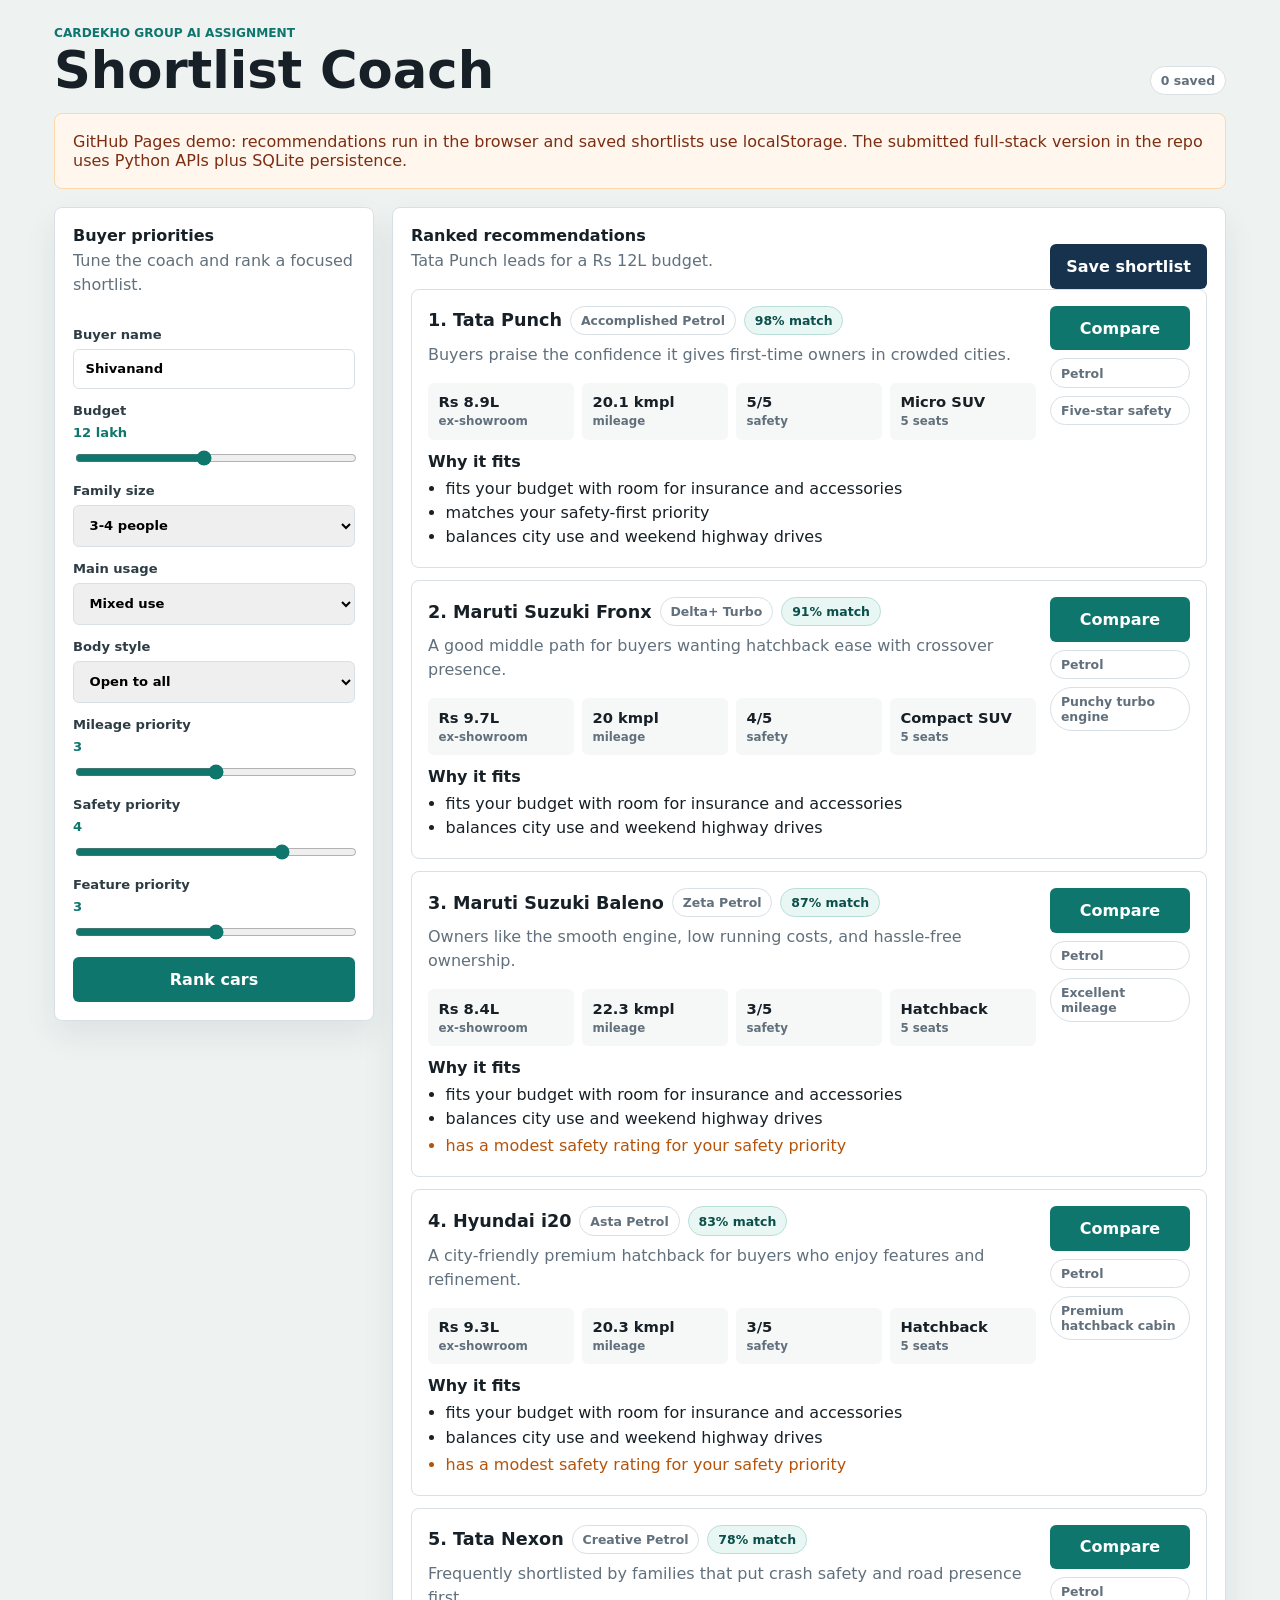
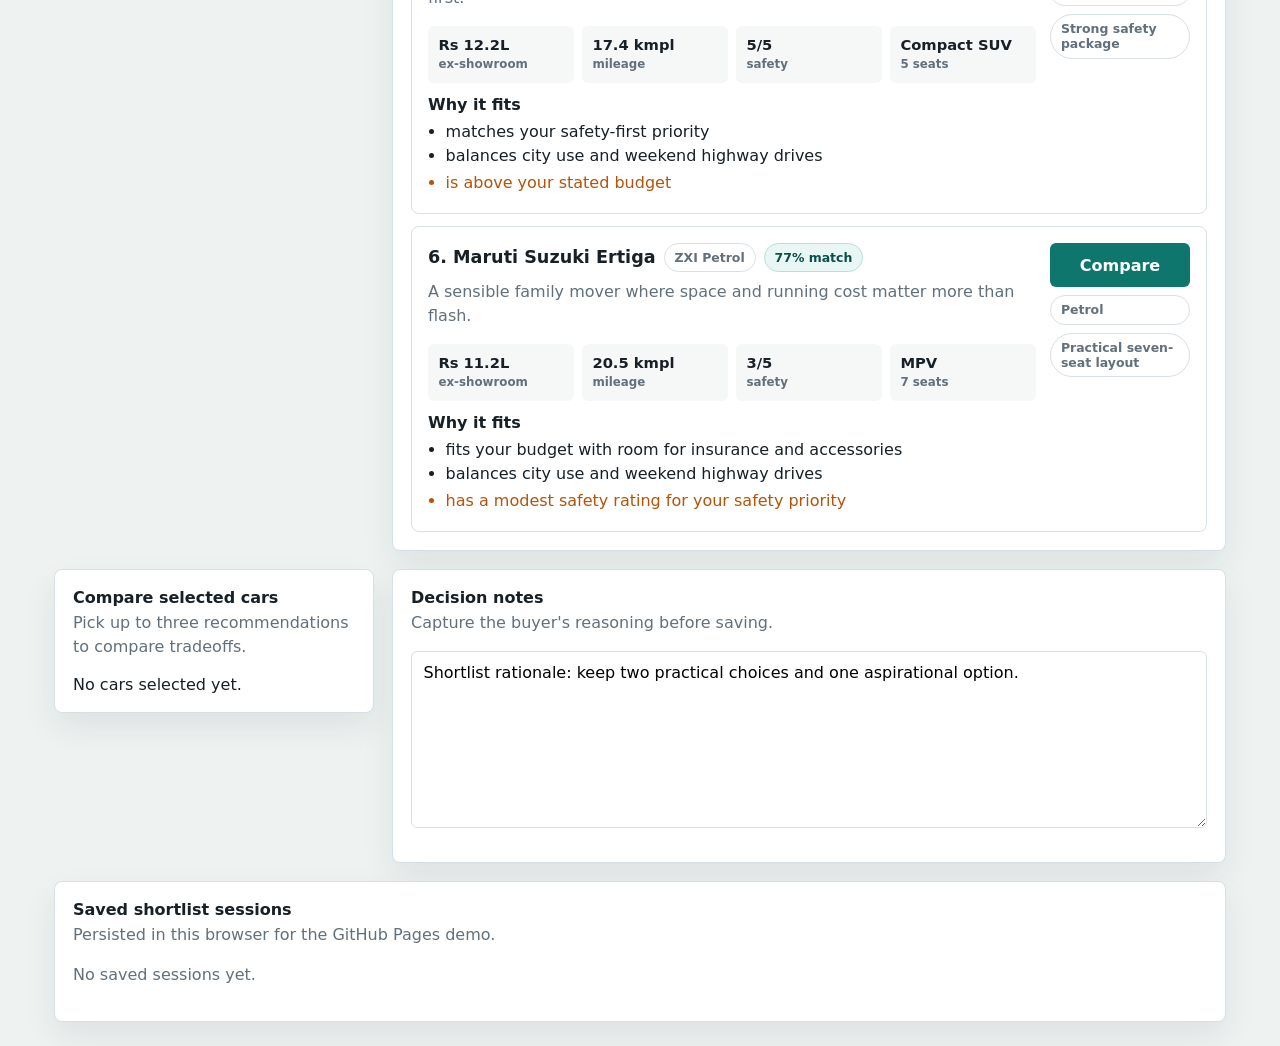
<file: index.html>
<!doctype html>
<html lang="en">
  <head>
    <meta charset="utf-8">
    <meta name="viewport" content="width=device-width, initial-scale=1">
    <title>CarDekho Shortlist Coach Demo</title>
    <style>
      :root { --ink:#172026; --muted:#61707c; --line:#d8e0e5; --page:#eef3f2; --green:#0f766e; --dark:#17324d; --amber:#b45309; }
      * { box-sizing:border-box; }
      body { margin:0; background:var(--page); color:var(--ink); font-family:Inter,ui-sans-serif,system-ui,-apple-system,BlinkMacSystemFont,"Segoe UI",sans-serif; }
      main { width:min(1220px,100%); margin:auto; padding:24px; display:grid; gap:18px; }
      header, .toolbar { display:flex; justify-content:space-between; align-items:end; gap:16px; }
      h1,h2,p { margin-top:0; } h1 { font-size:clamp(2rem,4vw,4rem); line-height:.95; margin-bottom:0; } h2 { font-size:1rem; margin-bottom:4px; }
      p { color:var(--muted); line-height:1.5; } .eyebrow { color:var(--green); font-size:.76rem; font-weight:800; text-transform:uppercase; margin-bottom:4px; }
      .notice,.panel,.results { background:#fff; border:1px solid var(--line); border-radius:8px; box-shadow:0 14px 32px rgba(23,32,38,.08); padding:18px; }
      .notice { background:#fff7ed; border-color:#fed7aa; color:#7c2d12; box-shadow:none; }
      .workspace,.lower { display:grid; grid-template-columns:320px minmax(0,1fr); gap:18px; align-items:start; }
      form { display:grid; gap:14px; position:sticky; top:16px; }
      label { display:grid; gap:7px; color:#2d3c45; font-size:.82rem; font-weight:800; }
      input,select,textarea,button { font:inherit; } input,select,textarea { width:100%; border:1px solid var(--line); border-radius:6px; padding:.72rem; }
      input[type=range] { padding:0; accent-color:var(--green); } output { color:var(--green); font-weight:900; }
      button { border:0; border-radius:6px; background:var(--green); color:white; cursor:pointer; font-weight:800; padding:.8rem 1rem; } button.secondary { background:var(--dark); }
      .cards,.saved-list { display:grid; gap:12px; }
      .car { border:1px solid var(--line); border-radius:8px; display:grid; grid-template-columns:minmax(0,1fr) 140px; gap:14px; padding:16px; }
      .car.selected { border-color:var(--green); box-shadow:inset 4px 0 0 var(--green); }
      .title { display:flex; flex-wrap:wrap; align-items:center; gap:8px; margin-bottom:8px; } .title h3 { margin:0; font-size:1.1rem; }
      .tag,.score { display:inline-flex; border:1px solid var(--line); border-radius:999px; padding:.38rem .62rem; color:var(--muted); font-size:.78rem; font-weight:800; background:#fff; }
      .score { background:#e9f7f4; border-color:#b8dfd7; color:#0b4f4a; }
      .metrics { display:grid; grid-template-columns:repeat(4,minmax(0,1fr)); gap:8px; margin:12px 0; }
      .metric { background:#f6f8f8; border-radius:6px; padding:.65rem; } .metric strong { display:block; font-size:.92rem; } .metric span { color:var(--muted); font-size:.74rem; font-weight:800; }
      ul { margin:8px 0 0; padding-left:1.1rem; } li { margin:.32rem 0; } .cautions { color:var(--amber); }
      .actions { display:grid; align-content:start; gap:8px; } .actions button.active { background:var(--amber); }
      table { border-collapse:collapse; width:100%; margin-top:14px; } th,td { border-bottom:1px solid var(--line); padding:.72rem; text-align:left; vertical-align:top; } th { color:var(--muted); font-size:.78rem; text-transform:uppercase; }
      .saved-item { border:1px solid var(--line); border-radius:8px; padding:12px; } .message { color:var(--muted); margin-top:12px; font-weight:800; }
      @media (max-width:900px) { .workspace,.lower { grid-template-columns:1fr; } form { position:static; } .car { grid-template-columns:1fr; } }
      @media (max-width:620px) { main { padding:14px; } header,.toolbar { align-items:stretch; flex-direction:column; } .metrics { grid-template-columns:repeat(2,minmax(0,1fr)); } }
    </style>
  </head>
  <body>
    <main>
      <header>
        <div>
          <p class="eyebrow">CarDekho Group AI Assignment</p>
          <h1>Shortlist Coach</h1>
        </div>
        <span class="tag" id="savedCount">0 saved</span>
      </header>
      <div class="notice">GitHub Pages demo: recommendations run in the browser and saved shortlists use localStorage. The submitted full-stack version in the repo uses Python APIs plus SQLite persistence.</div>
      <section class="workspace">
        <form class="panel" id="prefsForm">
          <div><h2>Buyer priorities</h2><p>Tune the coach and rank a focused shortlist.</p></div>
          <label>Buyer name <input id="buyerName" value="Shivanand" maxlength="80"></label>
          <label>Budget <output id="budgetValue">12 lakh</output><input id="budget" type="range" min="7" max="18" step="0.5" value="12"></label>
          <label>Family size <select id="familySize"><option value="2">1-2 people</option><option value="4" selected>3-4 people</option><option value="5">5 people</option><option value="6">6+ people</option></select></label>
          <label>Main usage <select id="usage"><option value="city">Mostly city</option><option value="highway">Frequent highway</option><option value="mixed" selected>Mixed use</option></select></label>
          <label>Body style <select id="bodyPreference"><option value="any" selected>Open to all</option><option>Hatchback</option><option>Compact SUV</option><option>SUV</option><option>Sedan</option><option>MPV</option><option>Micro SUV</option></select></label>
          <label>Mileage priority <output id="mileageValue">3</output><input id="mileage" type="range" min="1" max="5" value="3"></label>
          <label>Safety priority <output id="safetyValue">4</output><input id="safety" type="range" min="1" max="5" value="4"></label>
          <label>Feature priority <output id="featureValue">3</output><input id="features" type="range" min="1" max="5" value="3"></label>
          <button>Rank cars</button>
        </form>
        <section class="results">
          <div class="toolbar"><div><h2>Ranked recommendations</h2><p id="summary">Answer the buyer questions to get a confidence-ranked shortlist.</p></div><button class="secondary" type="button" id="saveBtn">Save shortlist</button></div>
          <div id="recommendations" class="cards"></div>
        </section>
      </section>
      <section class="lower">
        <section class="panel"><h2>Compare selected cars</h2><p>Pick up to three recommendations to compare tradeoffs.</p><div id="compare">No cars selected yet.</div></section>
        <section class="panel"><h2>Decision notes</h2><p>Capture the buyer's reasoning before saving.</p><textarea id="notes" rows="8">Shortlist rationale: keep two practical choices and one aspirational option.</textarea><div class="message" id="message"></div></section>
      </section>
      <section class="panel"><h2>Saved shortlist sessions</h2><p>Persisted in this browser for the GitHub Pages demo.</p><div id="savedList" class="saved-list"></div></section>
    </main>
    <script>
      const cars=[["baleno-zeta","Maruti Suzuki","Baleno","Zeta Petrol",8.4,22.3,3,"Hatchback","Petrol",5,9,6,7,6,9,["Excellent mileage","Easy city driving","Large service network"],["Average crash-test rating","Light highway feel"],"Owners like the smooth engine, low running costs, and hassle-free ownership."],["fronx-delta-plus","Maruti Suzuki","Fronx","Delta+ Turbo",9.7,20,4,"Compact SUV","Petrol",5,8,7,7,7,8,["Punchy turbo engine","SUV stance","Efficient for daily use"],["Rear seat is not the widest","Some premium features reserved for top trims"],"A good middle path for buyers wanting hatchback ease with crossover presence."],["nexon-creative","Tata","Nexon","Creative Petrol",12.2,17.4,5,"Compact SUV","Petrol",5,7,8,8,8,7,["Strong safety package","Feature-rich cabin","Confident highway manners"],["Mileage trails lighter cars","After-sales experience can vary by city"],"Frequently shortlisted by families that put crash safety and road presence first."],["punch-accomplished","Tata","Punch","Accomplished Petrol",8.9,20.1,5,"Micro SUV","Petrol",5,8,6,6,6,7,["Five-star safety","Compact footprint","High seating position"],["Engine feels relaxed rather than quick","Rear width is best for two adults"],"Buyers praise the confidence it gives first-time owners in crowded cities."],["venue-sx","Hyundai","Venue","SX Turbo",12.6,18.1,4,"Compact SUV","Petrol",5,8,7,9,8,8,["Polished interior","Loaded feature list","Easy automatic option"],["Rear seat space is average","Higher trims get expensive"],"A polished choice for city buyers who value features and cabin quality."],["city-vx","Honda","City","VX Petrol",14.1,17.8,5,"Sedan","Petrol",5,7,9,8,9,9,["Excellent rear-seat comfort","Refined engine","Strong reliability reputation"],["Low stance is not for rough roads","Price overlaps compact SUVs"],"Still a benchmark for families who travel often and prefer sedan comfort."],["seltos-htk-plus","Kia","Seltos","HTK+ Petrol",15.3,17,4,"SUV","Petrol",5,7,8,9,8,8,["Premium cabin feel","Strong feature package","Good road presence"],["Not the cheapest to buy","Ride can feel firm on broken roads"],"Often chosen by buyers who want a premium-feeling SUV without going too large."],["ertiga-zxi","Maruti Suzuki","Ertiga","ZXI Petrol",11.2,20.5,3,"MPV","Petrol",7,7,7,6,8,9,["Practical seven-seat layout","Efficient for its size","Low ownership cost"],["Safety rating is modest","Third row is best for short trips"],"A sensible family mover where space and running cost matter more than flash."],["carens-prestige","Kia","Carens","Prestige Petrol",13.4,16.8,3,"MPV","Petrol",7,6,8,8,9,8,["Comfortable three-row cabin","Premium dashboard","Good highway cruiser"],["Mileage is not a strength","Large footprint in tight parking"],"A nicer-feeling alternative to basic MPVs for larger families."],["i20-asta","Hyundai","i20","Asta Petrol",9.3,20.3,3,"Hatchback","Petrol",5,9,6,8,7,8,["Premium hatchback cabin","Feature-rich","Easy to drive daily"],["Rear seat is adequate, not huge","Safety score trails newer Tata options"],"A city-friendly premium hatchback for buyers who enjoy features and refinement."]].map(([id,make,model,variant,price_lakh,mileage_kmpl,safety_rating,body_type,fuel_type,seats,city_score,highway_score,features_score,comfort_score,reliability_score,pros,cons,review])=>({id,make,model,variant,price_lakh,mileage_kmpl,safety_rating,body_type,fuel_type,seats,city_score,highway_score,features_score,comfort_score,reliability_score,pros,cons,review}));
      const $=(s)=>document.querySelector(s),selected=new Set();let ranked=[],prefs={};const esc=(v)=>String(v).replaceAll("&","&amp;").replaceAll("<","&lt;").replaceAll(">","&gt;").replaceAll('"',"&quot;").replaceAll("'","&#039;");const money=(v)=>`Rs ${Number(v).toFixed(1)}L`;
      function getPrefs(){return{budget_lakh:+$("#budget").value,family_size:+$("#familySize").value,usage:$("#usage").value,body_preference:$("#bodyPreference").value,mileage_priority:+$("#mileage").value,safety_priority:+$("#safety").value,feature_priority:+$("#features").value};}
      function score(car,p){let s=28,r=[],c=[];if(car.price_lakh<=p.budget_lakh){s+=Math.min(16,7+(p.budget_lakh-car.price_lakh)*1.3);r.push("fits your budget with room for insurance and accessories");}else{let over=car.price_lakh-p.budget_lakh;s-=Math.min(30,8+over*7);c.push("is above your stated budget");}if(p.family_size>=6){if(car.seats>=7){s+=16;r.push("has the seating flexibility your family size needs");}else{s-=24;c.push("may feel cramped for six or more people");}}else if(p.family_size===5&&car.comfort_score>=8){s+=5;r.push("has stronger comfort for a full five-person family");}s+=(car.mileage_kmpl-15)*p.mileage_priority*.55;if(p.mileage_priority>=4&&car.mileage_kmpl>=20)r.push("keeps running costs low with strong mileage");s+=(car.safety_rating-3)*p.safety_priority*2.6;if(p.safety_priority>=4&&car.safety_rating>=5)r.push("matches your safety-first priority");if(p.safety_priority>=4&&car.safety_rating<=3)c.push("has a modest safety rating for your safety priority");s+=car.features_score*p.feature_priority*.72;if(p.feature_priority>=4&&car.features_score>=8)r.push("has the feature depth you asked for");if(p.usage==="city"){s+=car.city_score*1.45;if(car.city_score>=8)r.push("is easy to live with in city traffic");}else if(p.usage==="highway"){s+=car.highway_score*1.45;if(car.highway_score>=8)r.push("is better suited to highway trips");}else{s+=(car.city_score+car.highway_score)*.72;r.push("balances city use and weekend highway drives");}if(p.body_preference!=="any"){if(car.body_type.toLowerCase()===p.body_preference.toLowerCase()){s+=8;r.push("matches your preferred body style");}else{s-=6;}}s+=car.reliability_score;if(!r.length)r.push("is a reasonable all-rounder for the preferences entered");return{...car,match_score:Math.max(0,Math.min(100,Math.round(s))),reasons:r.slice(0,4),cautions:c.slice(0,3)};}
      function sync(){$("#budgetValue").textContent=`${$("#budget").value} lakh`;$("#mileageValue").textContent=$("#mileage").value;$("#safetyValue").textContent=$("#safety").value;$("#featureValue").textContent=$("#features").value;}
      function rank(e){if(e)e.preventDefault();prefs=getPrefs();ranked=cars.map((car)=>score(car,prefs)).sort((a,b)=>b.match_score-a.match_score);$("#summary").textContent=`${ranked[0].make} ${ranked[0].model} leads for a Rs ${prefs.budget_lakh}L budget.`;renderCards();renderCompare();}
      function renderCards(){$("#recommendations").innerHTML=ranked.slice(0,6).map((car,i)=>`<article class="car ${selected.has(car.id)?"selected":""}"><div><div class="title"><h3>${i+1}. ${esc(car.make)} ${esc(car.model)}</h3><span class="tag">${esc(car.variant)}</span><span class="score">${car.match_score}% match</span></div><p>${esc(car.review)}</p><div class="metrics"><div class="metric"><strong>${money(car.price_lakh)}</strong><span>ex-showroom</span></div><div class="metric"><strong>${car.mileage_kmpl} kmpl</strong><span>mileage</span></div><div class="metric"><strong>${car.safety_rating}/5</strong><span>safety</span></div><div class="metric"><strong>${esc(car.body_type)}</strong><span>${car.seats} seats</span></div></div><strong>Why it fits</strong><ul>${car.reasons.map((x)=>`<li>${esc(x)}</li>`).join("")}</ul>${car.cautions.length?`<ul class="cautions">${car.cautions.map((x)=>`<li>${esc(x)}</li>`).join("")}</ul>`:""}</div><div class="actions"><button type="button" data-id="${car.id}" class="${selected.has(car.id)?"active":""}">${selected.has(car.id)?"Selected":"Compare"}</button><span class="tag">${esc(car.fuel_type)}</span><span class="tag">${esc(car.pros[0])}</span></div></article>`).join("");document.querySelectorAll("[data-id]").forEach((b)=>b.addEventListener("click",()=>toggle(b.dataset.id)));}
      function toggle(id){if(selected.has(id))selected.delete(id);else if(selected.size<3)selected.add(id);else{$("#message").textContent="Compare is capped at three cars.";return;}$("#message").textContent="";renderCards();renderCompare();}
      function selectedCars(){return ranked.filter((car)=>selected.has(car.id));}
      function renderCompare(){const list=selectedCars();if(!list.length){$("#compare").textContent="No cars selected yet.";return;}const rows=[["Price",(c)=>money(c.price_lakh)],["Mileage",(c)=>`${c.mileage_kmpl} kmpl`],["Safety",(c)=>`${c.safety_rating}/5`],["Best for",(c)=>c.reasons[0]],["Watch-out",(c)=>c.cautions[0]||c.cons[0]]];$("#compare").innerHTML=`<table><thead><tr><th>Decision factor</th>${list.map((c)=>`<th>${esc(c.make)} ${esc(c.model)}</th>`).join("")}</tr></thead><tbody>${rows.map(([label,get])=>`<tr><th>${label}</th>${list.map((c)=>`<td>${esc(get(c))}</td>`).join("")}</tr>`).join("")}</tbody></table>`;}
      function loadSaved(){const items=JSON.parse(localStorage.getItem("cardekho-shortlists")||"[]");$("#savedCount").textContent=`${items.length} saved`;$("#savedList").innerHTML=items.length?items.map((it)=>`<article class="saved-item"><strong>${esc(it.buyer_name)}</strong><p><strong>Cars:</strong> ${esc(it.cars.join(", "))}</p><p>${esc(it.notes||"No notes captured.")}</p></article>`).join(""):"<p>No saved sessions yet.</p>";}
      function save(){const list=selectedCars();if(!list.length){$("#message").textContent="Select at least one car before saving.";return;}const items=JSON.parse(localStorage.getItem("cardekho-shortlists")||"[]");items.unshift({buyer_name:$("#buyerName").value||"Anonymous buyer",cars:list.map((c)=>`${c.make} ${c.model}`),notes:$("#notes").value,created_at:Date.now()});localStorage.setItem("cardekho-shortlists",JSON.stringify(items.slice(0,20)));$("#message").textContent="Saved shortlist in this browser.";loadSaved();}
      $("#prefsForm").addEventListener("submit",rank);$("#saveBtn").addEventListener("click",save);["budget","mileage","safety","features"].forEach((id)=>$("#"+id).addEventListener("input",sync));["budget","familySize","usage","bodyPreference","mileage","safety","features"].forEach((id)=>$("#"+id).addEventListener("change",rank));sync();rank();loadSaved();
    </script>
  </body>
</html>
</file>
